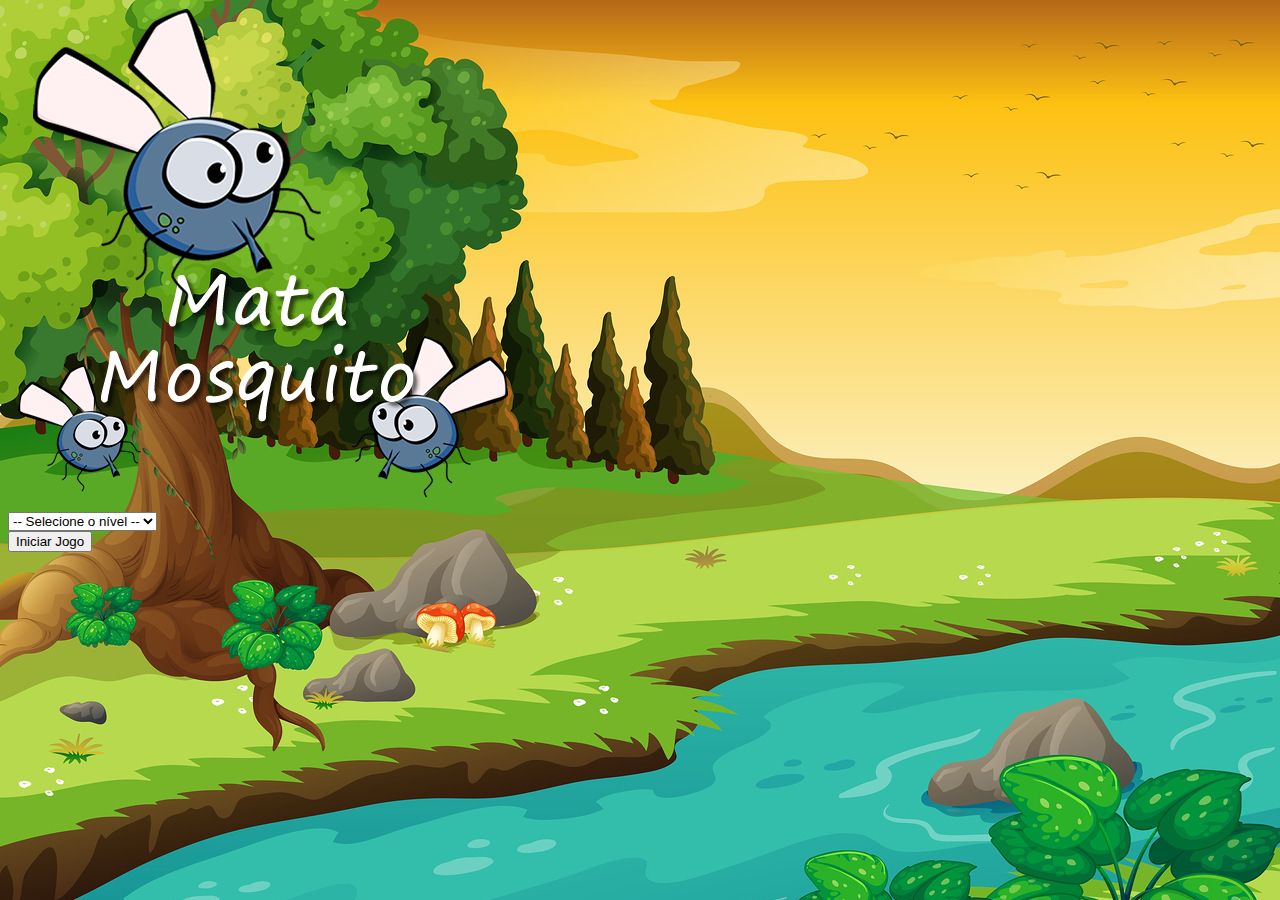
<file: index.html>
<!DOCTYPE html>
<html lang="en">
<head>
    <meta charset="UTF-8">
    <meta http-equiv="X-UA-Compatible" content="IE=edge">
    <meta name="viewport" content="width=device-width, initial-scale=1.0">
    <title>Jogo - Mata Mosquito | Victory</title>
    <link href="https://cdn.jsdelivr.net/npm/bootstrap@5.0.2/dist/css/bootstrap.min.css" rel="stylesheet" integrity="sha384-EVSTQN3/azprG1Anm3QDgpJLIm9Nao0Yz1ztcQTwFspd3yD65VohhpuuCOmLASjC" crossorigin="anonymous">
    <link rel="stylesheet" href="style.css">
    <script>
        function startGamer(){
            let nivel = document.getElementById("nivel").value;

            if(nivel === ''){
                alert('Selecione um nível para iniciar o jogo.')
                return false;
            }else{
               window.location.href = `app.html?${nivel}`
            }
        }
    </script>
</head>
<body>
    <div class="container">
        <div class="row">
            <div class="col">
                <div class="d-flex justify-content-center">
                    <img src="imagens/game.png" alt="">
                </div>
            </div>
        </div>

        <div class="row">
            <div class="col">
                <div class="d-flex justify-content-center">
                    <div class="md-2">
                        <select class="form-select" aria-label="Default select example" id="nivel">
                            <option value="">-- Selecione o nível --</option>
                            <option value="normal">Normal</option>
                            <option value="dificil">Difícil</option>
                            <option value="chucknorris">Chuck Norris</option>
                            <option value="isabella">Isabella Ferreira</option>
                        </select>
                    </div>

                </div>
            </div>
        </div>
        <div class="row">
            <div class="col">
                <div class="d-flex justify-content-center">
                   <button type="button" class="btn btn-danger btn-lg" onclick="startGamer() ">Iniciar Jogo</button>
                </div>
            </div>
        </div>
    </div>
</body>
</html>
</file>
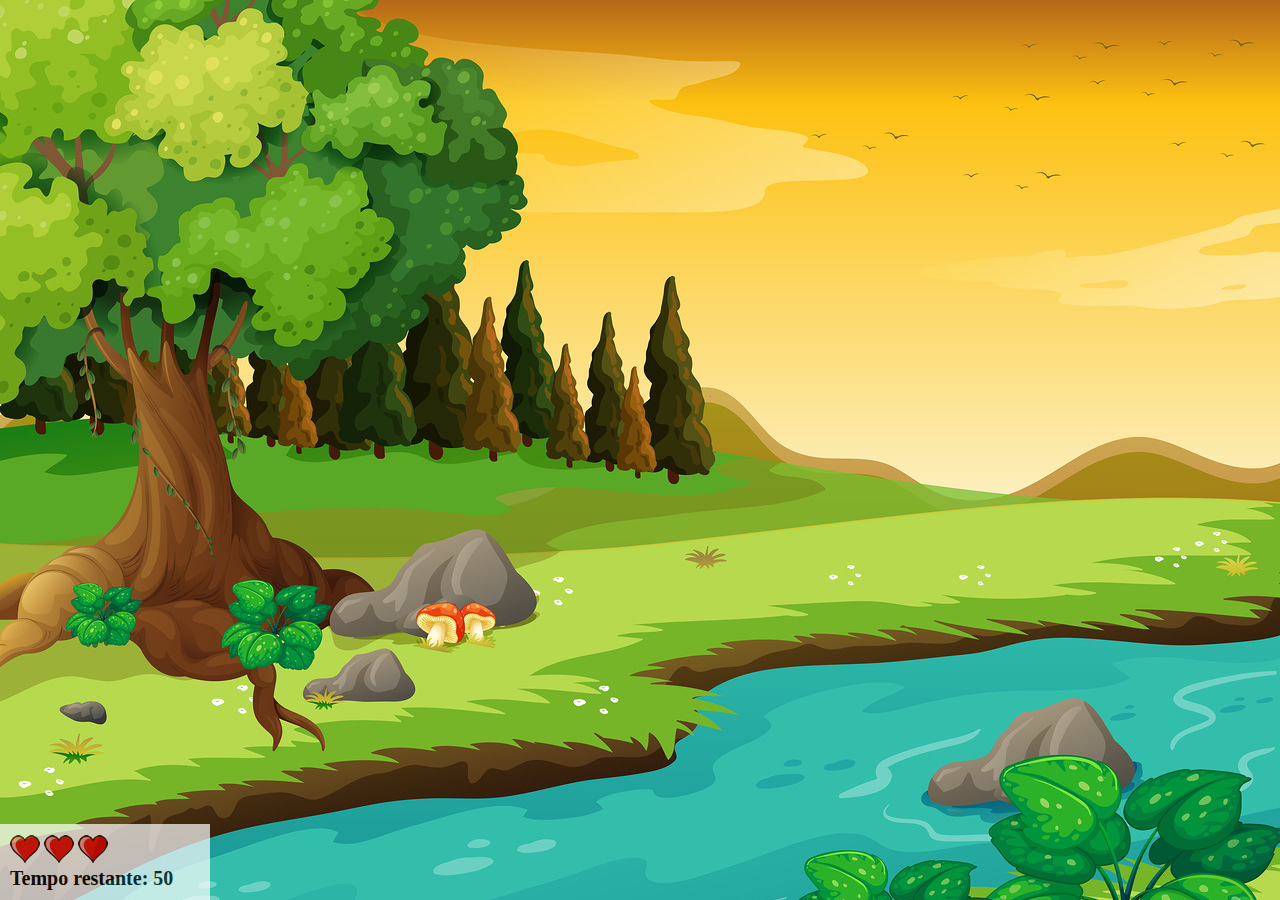
<file: app.html>
<!DOCTYPE html>
<html lang="en">
  <head>
    <meta charset="UTF-8" />
    <meta http-equiv="X-UA-Compatible" content="IE=edge" />
    <meta name="viewport" content="width=device-width, initial-scale=1.0" />
    <title>Jogo - Mata Mosquito</title>
    <link rel="stylesheet" href="style.css" />
    <script src="jogo.js"></script>
  </head>
  <body onresize="adjustGameStageSize()">

    <div class="dashboard">

        <div class="life">
            <img id="v1" src="imagens/coracao_cheio.png" alt="" srcset="">
            <img id="v2" src="imagens/coracao_cheio.png" alt="" srcset="">
            <img id="v3" src="imagens/coracao_cheio.png" alt="" srcset="">
        </div>
        <div class="stopwatch">Tempo restante: <span id="stopwatch"></span></div>
    </div>




</body>
  <script>
    document.getElementById('stopwatch').innerHTML = time;
    createElement = setInterval(() => {
        positionRandom(); 
    }, createTime);

  </script>
</html>
</file>
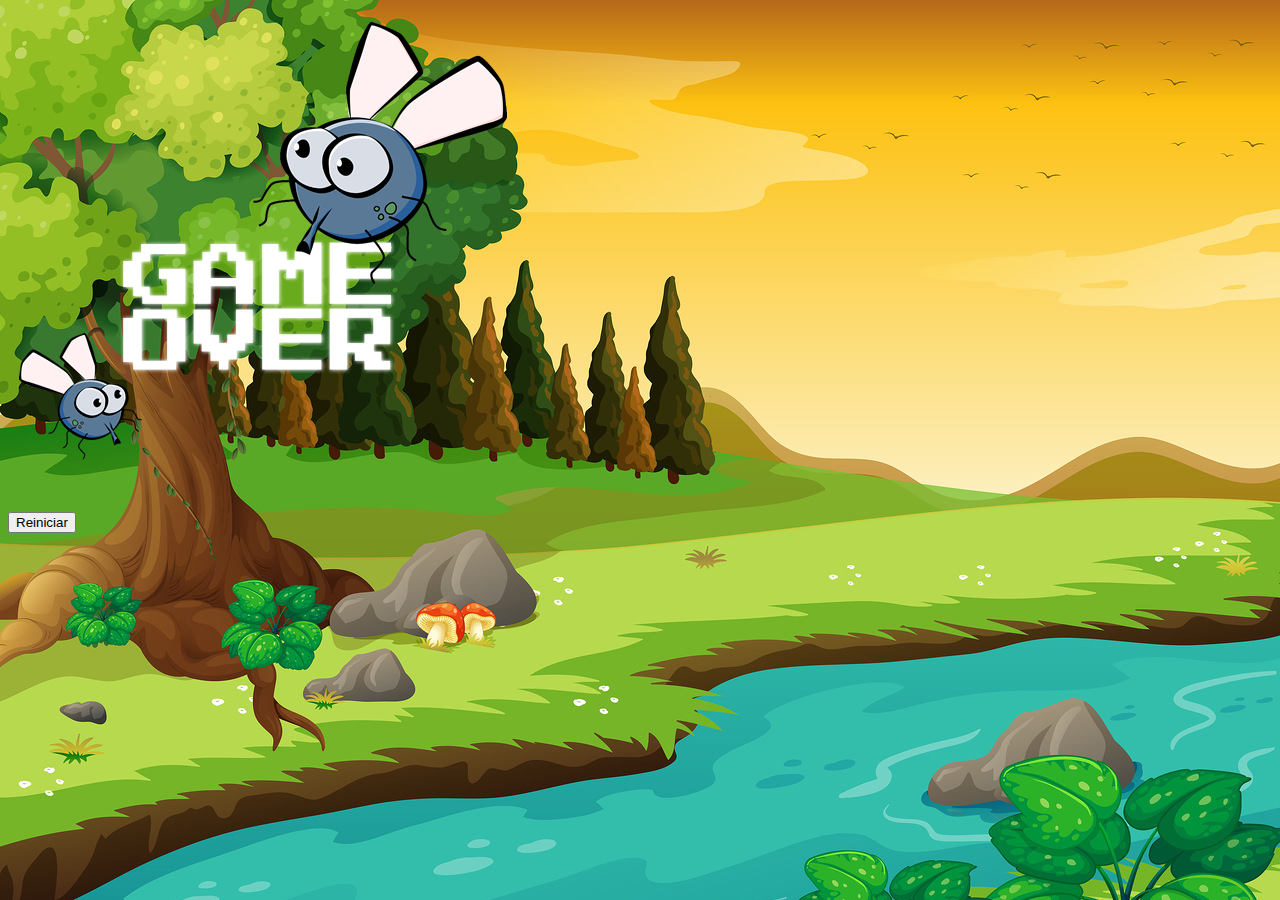
<file: game_over.html>
<!DOCTYPE html>
<html lang="en">
<head>
    <meta charset="UTF-8">
    <meta http-equiv="X-UA-Compatible" content="IE=edge">
    <meta name="viewport" content="width=device-width, initial-scale=1.0">
    <title>Jogo - Mata Mosquito | Game Over</title>
    <link href="https://cdn.jsdelivr.net/npm/bootstrap@5.0.2/dist/css/bootstrap.min.css" rel="stylesheet" integrity="sha384-EVSTQN3/azprG1Anm3QDgpJLIm9Nao0Yz1ztcQTwFspd3yD65VohhpuuCOmLASjC" crossorigin="anonymous">
    <link rel="stylesheet" href="style.css">
</head>
<body>
    <div class="container">
        <div class="row">
            <div class="col">
                <div class="d-flex justify-content-center">
                    <img src="imagens/game_over.png" alt="">
                </div>
            </div>
        </div>
        <div class="row">
            <div class="col">
                <div class="d-flex justify-content-center">
                   <button type="button" class="btn btn-dark btn-lg" onclick="window.location.href = 'index.html' ">Reiniciar</button>
                </div>
            </div>
        </div>
    </div>
</body>
</html>
</file>
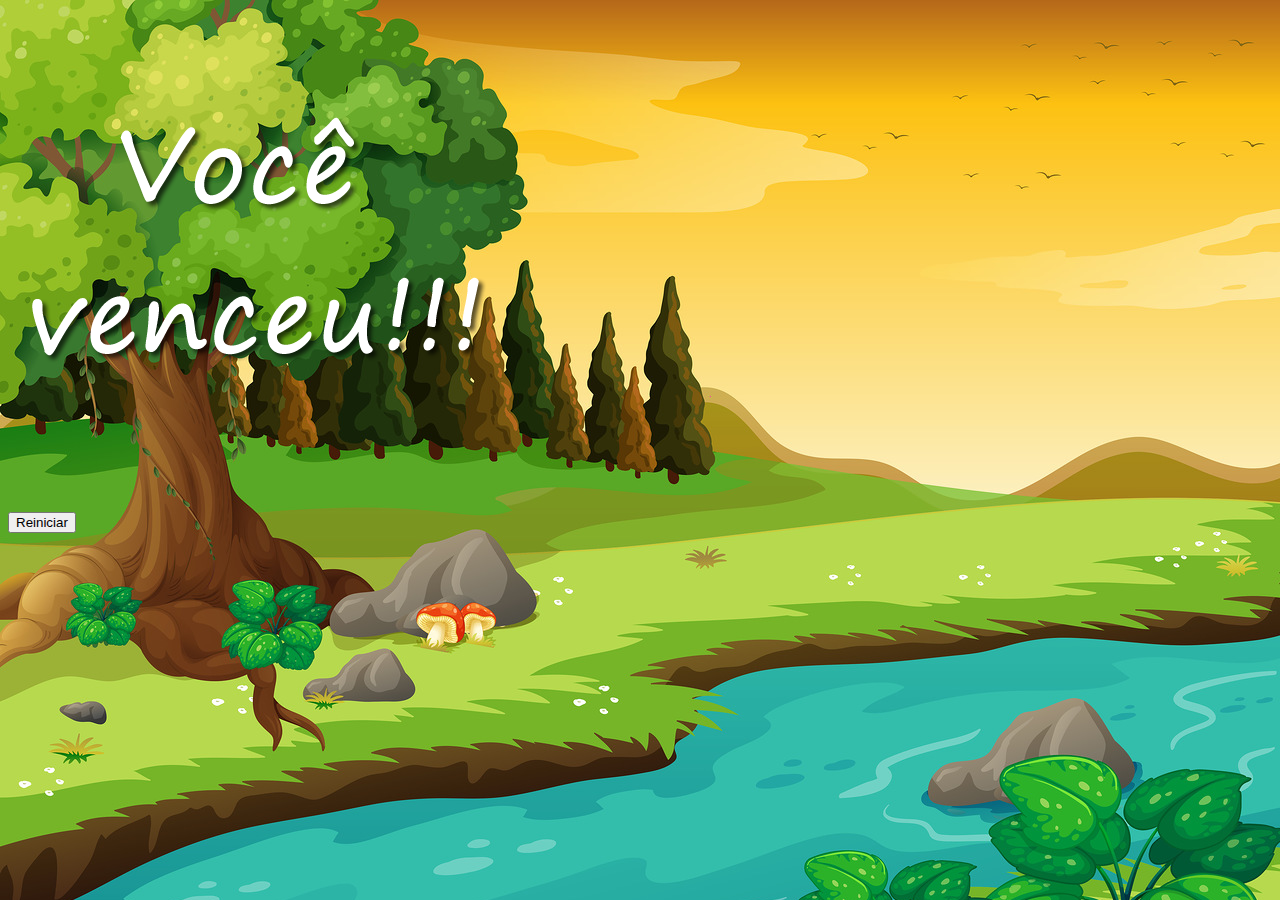
<file: victory.html>
<!DOCTYPE html>
<html lang="en">
<head>
    <meta charset="UTF-8">
    <meta http-equiv="X-UA-Compatible" content="IE=edge">
    <meta name="viewport" content="width=device-width, initial-scale=1.0">
    <title>Jogo - Mata Mosquito | Victory</title>
    <link href="https://cdn.jsdelivr.net/npm/bootstrap@5.0.2/dist/css/bootstrap.min.css" rel="stylesheet" integrity="sha384-EVSTQN3/azprG1Anm3QDgpJLIm9Nao0Yz1ztcQTwFspd3yD65VohhpuuCOmLASjC" crossorigin="anonymous">
    <link rel="stylesheet" href="style.css">
</head>
<body>
    <div class="container">
        <div class="row">
            <div class="col">
                <div class="d-flex justify-content-center">
                    <img src="imagens/vitoria.png" alt="">
                </div>
            </div>
        </div>
        <div class="row">
            <div class="col">
                <div class="d-flex justify-content-center">
                   <button type="button" class="btn btn-dark btn-lg" onclick="window.location.href = 'index.html' ">Reiniciar</button>
                </div>
            </div>
        </div>
    </div>
</body>
</html>
</file>
<file: style.css>
html{
    cursor: url("imagens/mata_mosquito.png") 30 30, auto;
}

body{
    background-image: url('imagens/bg.jpg');
    background-repeat: no-repeat;
    background-size: 100%;
}
.mosquito1{
    width: 50px;
    height: 50px;
}

.mosquito2{
    width: 70px;
    height: 70px;
}

.mosquito3{
    width: 90px;
    height: 90px;
}

.right-side{
    transform: scale(1);
}

.right-side{
    transform: scaleX(1);
}

.left-side {
    transform: scaleX(-1);
}

.dashboard{
    position: absolute;
    width: 190px;
    padding: 10px;
    bottom: 0px;
    left: 0px;
    border-top: solid 1px #fff;
    background-color: #fff;
    opacity: 0.7;
}

.life{
    float: left;

}

.stopwatch{
float: left;
font-size: 20px;
font-weight: bolder;
}
</file>
